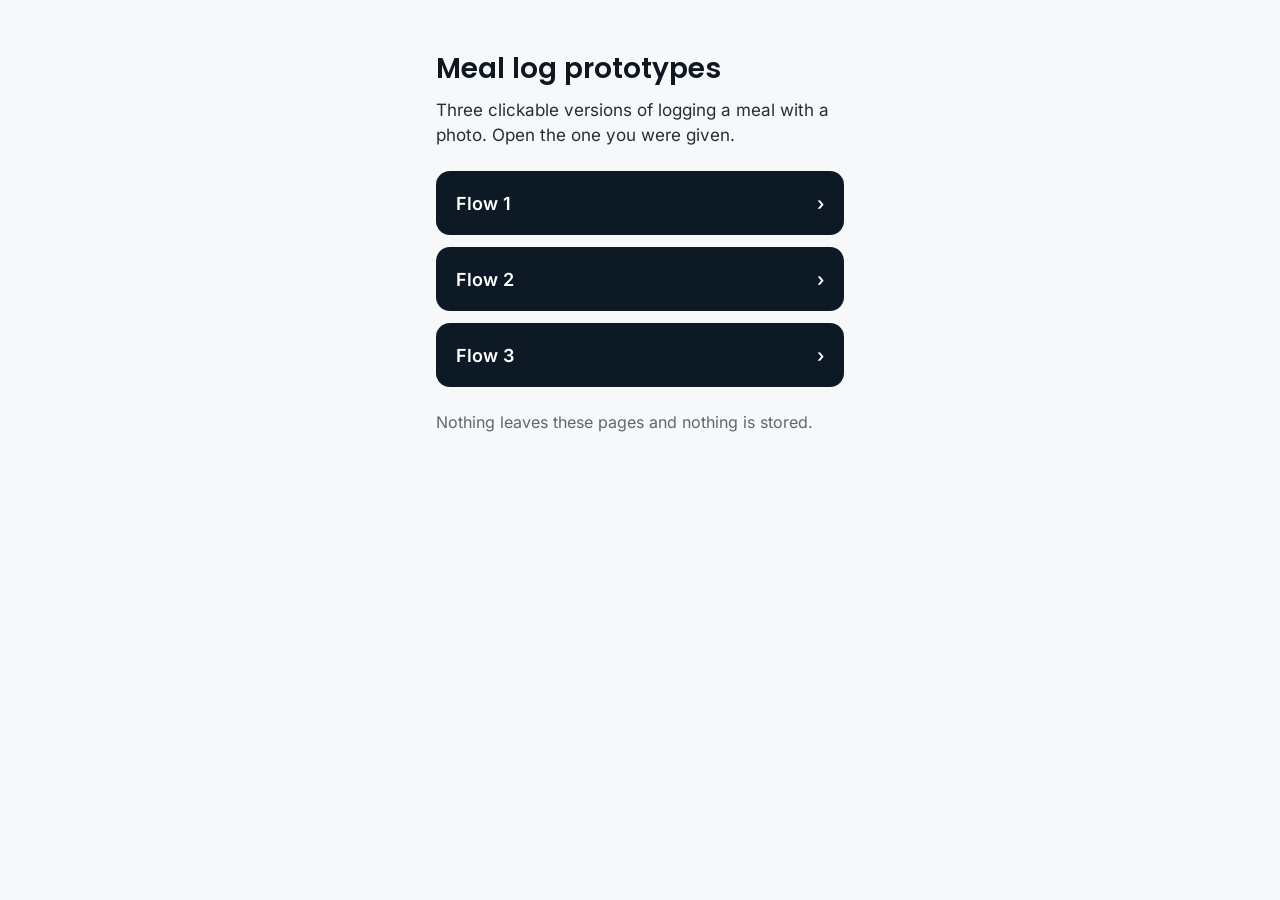
<file: index.html>
<!doctype html>
<html lang="en">
<head>
<meta charset="utf-8">
<meta name="viewport" content="width=device-width, initial-scale=1">
<meta name="theme-color" content="#0D1925">
<title>Meal log prototypes</title>
<meta name="description" content="Clickable prototypes for logging a meal with a photo.">
<link rel="stylesheet" href="shared/fonts.css">
<link rel="stylesheet" href="shared/theme.css">
<style>
/* The site root: a plain list of the three prototypes, without flow names, so it is safe to show to participants. */
body { background: var(--page); }
.wrap { max-width: 440px; margin: 0 auto; padding: 48px 16px; }
h1 { margin: 0 0 8px; font-family: var(--font-head); font-weight: 600; font-size: 28px; color: var(--ink); }
p { margin: 0 0 24px; font-size: 17px; line-height: 1.45; color: var(--text); }
.links { display: grid; gap: 12px; }
.links a { display: flex; align-items: center; justify-content: space-between; min-height: 64px; padding: 0 20px; border-radius: var(--r-btn); background: var(--navy); color: #fff; font-weight: 600; font-size: 18px; text-decoration: none; }
.links a:focus-visible { outline: 3px solid var(--blue); outline-offset: 3px; }
.note { margin-top: 24px; font-size: 16px; color: var(--muted); }
</style>
</head>
<body>
<main class="wrap">
  <h1>Meal log prototypes</h1>
  <p>Three clickable versions of logging a meal with a photo. Open the one you were given.</p>
  <nav class="links" aria-label="Prototypes">
    <a href="flow-1-ask-before-saving/">Flow 1 <span aria-hidden="true">›</span></a>
    <a href="flow-2-show-the-estimate/">Flow 2 <span aria-hidden="true">›</span></a>
    <a href="flow-3-one-meal-card/">Flow 3 <span aria-hidden="true">›</span></a>
  </nav>
  <p class="note">Nothing leaves these pages and nothing is stored.</p>
</main>
</body>
</html>
</file>
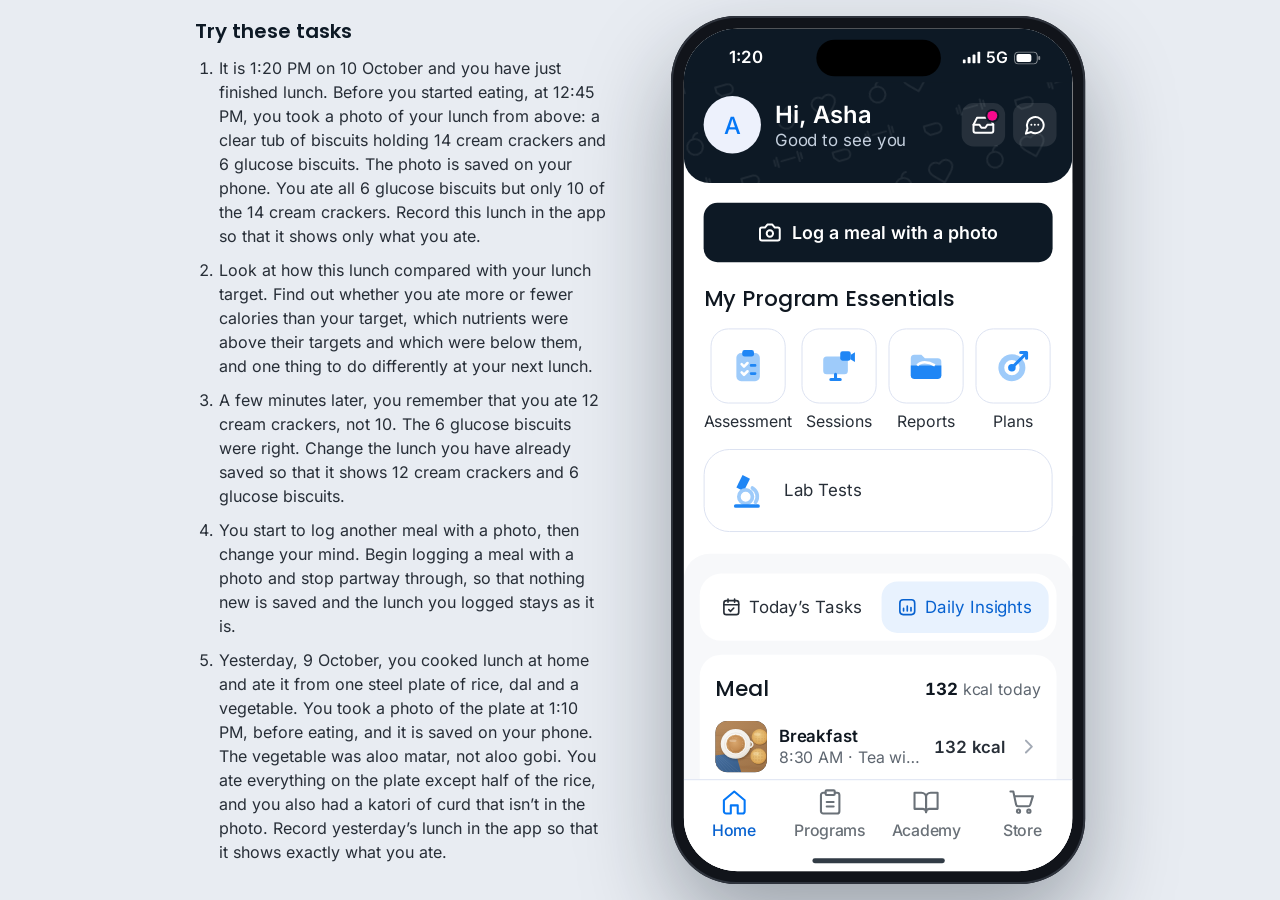
<file: flow-1-ask-before-saving/index.html>
<!doctype html>
<html lang="en">
<head>
<meta charset="utf-8">
<meta name="viewport" content="width=device-width, initial-scale=1, viewport-fit=cover">
<meta name="theme-color" content="#0D1925">
<title>Meal log — Flow 1</title>
<meta name="description" content="Clickable prototype for logging a meal with a photo.">
<link rel="stylesheet" href="../shared/fonts.css">
<link rel="stylesheet" href="../shared/theme.css">
<style>
/* ===== Flow 1: Ask before saving. The photo is a draft; the person confirms amounts. ===== */

/* Home: the one logging button sits under the greeting */
.f1-log { padding: 20px 20px 0; background: var(--card); }
.f1-log .btn { min-height: 60px; font-size: 18px; }
.f1-log .btn .ic { width: 24px; height: 24px; }

/* method sheet: three equally styled tiles with "Best for" hints */
.f1-tiles { display: grid; grid-template-columns: repeat(3, 1fr); gap: 10px; padding-bottom: 6px; }
.f1-tile { display: flex; flex-direction: column; align-items: center; gap: 8px; min-height: 172px; padding: 16px 8px 14px; border-radius: 18px; border: 1.5px solid var(--line); background: var(--card); text-align: center; }
.f1-tile:active { background: var(--blue-50); }
.f1-tile .mi { width: 52px; height: 52px; border-radius: 16px; background: var(--blue-50); color: var(--blue); display: grid; place-items: center; }
.f1-tile .mi .ic { width: 28px; height: 28px; }
.f1-tile b { font-size: 18px; color: var(--ink); }
.f1-tile .bf { font-size: 16px; color: var(--muted); line-height: 1.3; }
.f1-tile .bf em { display: block; font-style: normal; color: var(--ink); font-weight: 600; }

/* camera: a slim row of one good and one bad example above the shutter */
.f1-examples { display: flex; gap: 10px; margin: 0 0 16px; }
.f1-ex { flex: 1; display: flex; align-items: center; gap: 10px; padding: 6px 10px 6px 6px; border-radius: 16px; background: rgba(255, 255, 255, .94); color: var(--ink); font-size: 16px; font-weight: 600; line-height: 1.25; }
.f1-ex .ex-img { width: 48px; height: 48px; border-radius: 11px; }
.f1-ex .ex-mark { width: 20px; height: 20px; right: 2px; bottom: 2px; }
.f1-ex .ex-mark .ic { width: 13px; height: 13px; }

/* analysing */
.f1-step { margin: 0; font-size: 18px; line-height: 1.45; color: var(--text); }
.f1-step b { color: var(--ink); }

/* question card */
.f1-q { padding: 16px 16px 18px; margin-top: 14px; }
.f1-ctx { display: flex; align-items: center; gap: 12px; font-size: 16px; color: var(--muted); }
.f1-ctx .thumb { width: 72px; height: 72px; border-radius: 14px; }
.f1-qtitle { margin: 14px 0 18px; font-family: var(--font-head); font-weight: 600; font-size: 25px; line-height: 1.28; color: var(--ink); }
.f1-qsub { margin: 10px 0 0; text-align: center; font-size: 16px; color: var(--muted); }
.f1-links { display: flex; flex-wrap: wrap; justify-content: space-between; gap: 4px 12px; margin-top: 8px; }
.f1-prog { display: flex; flex-direction: column; align-items: center; gap: 6px; }
.f1-prog .pd { display: flex; gap: 6px; }
.f1-prog .pd i { width: 26px; height: 6px; border-radius: 3px; background: var(--line-2); }
.f1-prog .pd i.f { background: var(--blue); }
.f1-prog span { font-size: 16px; font-weight: 600; color: var(--ink); }

/* saved: a sheet over the meal */
.f1-backdrop { position: absolute; inset: 0; display: flex; flex-direction: column; background: var(--card); }
.f1-sheet { position: absolute; z-index: 61; left: 0; right: 0; bottom: 0; display: flex; flex-direction: column; background: var(--card); border-radius: var(--r-sheet) var(--r-sheet) 0 0; box-shadow: var(--shadow-2); }
.f1-sheet .sheet-head { padding-top: 2px; }
.f1-saved { text-align: center; padding: 0 20px; }
.f1-saved h1 { margin: 12px 0 14px; font-family: var(--font-head); font-weight: 600; font-size: 25px; color: var(--ink); }
.f1-saved .loglist { text-align: left; padding: 2px 14px; border-radius: 16px; background: var(--card-grey); }
.f1-saved .loglist li { border-top-color: #E3E8F2; }
.f1-undo b { font-variant-numeric: tabular-nums; }

/* insights */
.f1-basis { margin: 18px 0 12px; font-family: var(--font-head); font-weight: 600; font-size: 20px; color: var(--ink); }
.f1-kcal { margin-top: 14px; padding: 16px; }
.f1-kcal .big { font-size: 17px; color: var(--text); }
.f1-kcal .big b { font-family: var(--font-head); font-size: 30px; font-weight: 600; color: var(--ink); }
.f1-nutr { margin-top: 12px; padding: 16px; }
.f1-nutr .h3 { margin-bottom: 14px; }
.f1-change { margin: 6px 0 18px; }
.f1-loghead { margin: 18px 0 4px; }
</style>
</head>
<body>
<div class="proto-bar"></div>
<div class="stage">
  <aside class="about" aria-label="Tasks for this prototype"></aside>
  <div class="device-wrap">
    <div class="device">
      <div class="phone" id="phone">
        <div id="sb"></div>
        <div id="screen"></div>
        <div id="overlay"></div>
        <div id="toast" aria-live="polite"></div>
        <div class="homebar"></div>
      </div>
    </div>
  </div>
</div>
<script src="../shared/core.js"></script>
<script src="flow.js"></script>
</body>
</html>
</file>
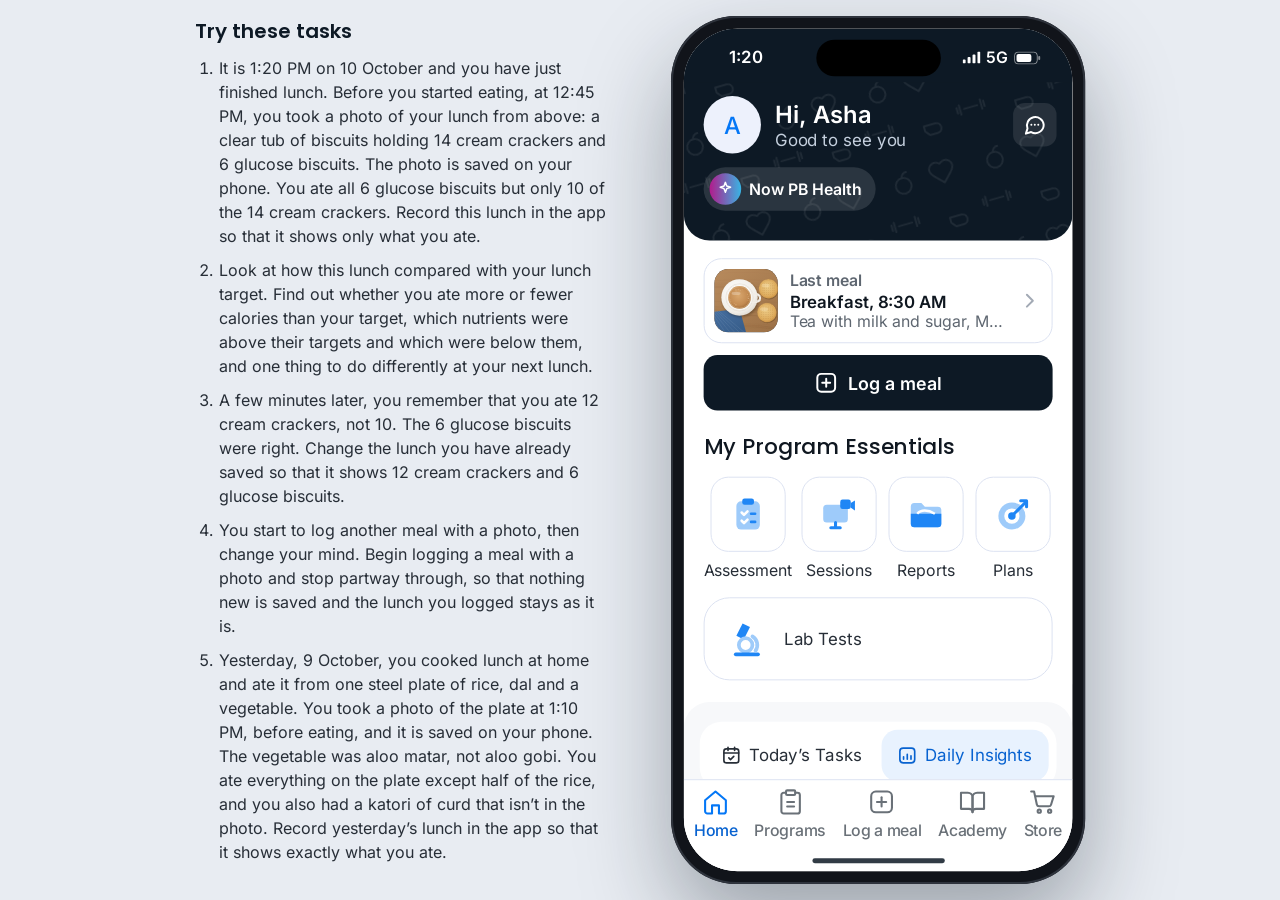
<file: flow-2-show-the-estimate/index.html>
<!doctype html>
<html lang="en">
<head>
<meta charset="utf-8">
<meta name="viewport" content="width=device-width, initial-scale=1, viewport-fit=cover">
<meta name="theme-color" content="#0D1925">
<title>Meal log — Flow 2</title>
<meta name="description" content="Clickable prototype for logging a meal with a photo.">
<link rel="stylesheet" href="../shared/fonts.css">
<link rel="stylesheet" href="../shared/theme.css">
<style>
/* ===== Flow 2: Show the estimate. What the app found, what it assumed, how sure it is. ===== */

/* Home: header badge, last-meal strip, one filled "Log a meal" button */
.f2-badge { position: relative; display: inline-flex; align-items: center; gap: 8px; min-height: 44px; margin-top: 14px; padding: 0 14px 0 6px; border: 0; border-radius: 999px; background: rgba(255, 255, 255, .12); color: #fff; font-size: 16px; font-weight: 600; }
.f2-badge .pb { width: 32px; height: 32px; border-radius: 50%; background: var(--brand-grad); display: grid; place-items: center; }
.f2-badge .pb .ic { width: 18px; height: 18px; color: #fff; }
.f2-top { padding: 18px 20px 0; background: var(--card); }
.f2-last { display: flex; align-items: center; gap: 12px; width: 100%; padding: 10px 10px 10px 10px; margin-bottom: 12px; border: 1px solid var(--line); border-radius: 18px; background: var(--card); text-align: left; color: inherit; }
.f2-last .thumb { width: 64px; height: 64px; border-radius: 14px; }
.f2-last .grow { flex: 1; min-width: 0; }
.f2-last .k { display: block; font-size: 16px; font-weight: 600; color: var(--muted); }
.f2-last .t { display: block; margin-top: 2px; font-size: 17px; font-weight: 600; color: var(--ink); }
.f2-last .s { display: block; font-size: 16px; color: var(--muted); white-space: nowrap; overflow: hidden; text-overflow: ellipsis; }
.f2-last .chev { color: #A3AAB5; }
.f2-logbtn .ic { width: 24px; height: 24px; }
.hcard .f2-logbtn { margin-top: 12px; }

/* method sheet: equal tiles, each with an accuracy note */
.f2-methods { display: grid; gap: 10px; }
.f2-method { display: flex; align-items: center; gap: 14px; width: 100%; min-height: 84px; padding: 12px 14px; border-radius: 18px; border: 1.5px solid var(--line); background: var(--card); text-align: left; }
.f2-method:active { background: var(--blue-50); }
.f2-method .mi { width: 52px; height: 52px; flex: none; border-radius: 16px; background: var(--blue-50); color: var(--blue); display: grid; place-items: center; }
.f2-method .mi .ic { width: 28px; height: 28px; }
.f2-method .ml { flex: 1; min-width: 0; }
.f2-method .ml b { display: block; font-size: 18px; color: var(--ink); }
.f2-method .ml span { display: block; margin-top: 3px; font-size: 16px; line-height: 1.35; color: var(--muted); }
.f2-method .chev { color: #A3AAB5; }

/* outlines over the photo: positions are in the photo's own pixels (596 x 474) */
.ol-layer { position: absolute; inset: 0; pointer-events: none; }
.ol { position: absolute; border: 2.5px dashed rgba(255, 255, 255, .95); border-radius: 18px; box-shadow: 0 0 0 1px rgba(13, 25, 37, .35), inset 0 0 0 1px rgba(13, 25, 37, .25); }
.ol.round { border-radius: 50%; }
.ol .n { position: absolute; left: -12px; top: -12px; width: 30px; height: 30px; border-radius: 50%; background: var(--navy); color: #fff; display: grid; place-items: center; font-size: 16px; font-weight: 700; box-shadow: 0 0 0 2px #fff; }
.ol .lab { position: absolute; left: 50%; top: -38px; transform: translateX(-50%); white-space: nowrap; padding: 4px 10px; border-radius: 999px; background: rgba(13, 25, 37, .86); color: #fff; font-size: 16px; font-weight: 600; }
.ol .lab.below { top: auto; bottom: -40px; }
.ol-lab { position: absolute; transform: translate(-50%, -50%); white-space: nowrap; padding: 4px 12px; border-radius: 999px; background: rgba(13, 25, 37, .86); color: #fff; font-size: 16px; font-weight: 600; box-shadow: 0 2px 8px rgba(0, 0, 0, .25); }
.ol.pop { animation: olPop .35s ease-out; }
@keyframes olPop { from { opacity: 0; transform: scale(.85); } to { opacity: 1; } }
.vf-ol { position: absolute; left: 50%; top: var(--vf-y, 48%); width: 520px; height: 414px; margin: -207px 0 0 -260px; }
.f2-camtools { display: flex; justify-content: center; margin: 0 0 14px; }

/* analysing: stages + foods as they are found */
.f2-stages { list-style: none; margin: 18px 0 14px; padding: 0; display: grid; gap: 12px; }
.f2-stages li { display: flex; align-items: center; gap: 12px; font-size: 17px; color: var(--muted); }
.f2-stages li.now { color: var(--ink); font-weight: 600; }
.f2-stages li.done { color: var(--ink); }
.f2-found { display: grid; gap: 8px; }
.f2-frow { display: flex; align-items: center; gap: 12px; min-height: 56px; padding: 8px 14px; border-radius: 14px; background: var(--card-grey); animation: toastIn .25s ease-out; }
.f2-frow .nb { width: 28px; height: 28px; flex: none; border-radius: 50%; background: var(--navy); color: #fff; display: grid; place-items: center; font-size: 16px; font-weight: 700; }
.f2-frow .grow { flex: 1; font-weight: 600; font-size: 17px; color: var(--ink); }
.f2-frow .am { font-size: 16px; color: var(--muted); }

/* review rows */
.f2-mealbar { display: flex; align-items: center; justify-content: space-between; gap: 10px; margin: 14px 0 10px; }
.f2-row { padding: 14px 14px 12px; margin-bottom: 10px; }
.f2-rtop { display: flex; align-items: flex-start; gap: 10px; }
.f2-rtop .nb { width: 30px; height: 30px; flex: none; margin-top: 1px; border-radius: 50%; background: var(--navy); color: #fff; display: grid; place-items: center; font-size: 16px; font-weight: 700; }
.f2-rtop .grow { flex: 1; min-width: 0; }
.f2-rtop .nm { display: block; font-size: 18px; font-weight: 600; color: var(--ink); line-height: 1.3; }
.f2-rtop .am { display: block; margin-top: 2px; font-size: 16px; color: var(--muted); }
.f2-rctl { display: flex; align-items: center; justify-content: space-between; gap: 10px; margin: 10px 0 0 40px; }
.f2-rctl .kc { font-size: 17px; font-weight: 600; color: var(--text); }
.f2-alts { margin: 10px 0 0 40px; }
.f2-alts .lbl { display: block; margin-bottom: 6px; font-size: 16px; color: var(--muted); }
.f2-add { display: flex; align-items: center; justify-content: center; gap: 8px; width: 100%; min-height: 56px; border-radius: 16px; border: 1.5px dashed var(--line-2); background: transparent; color: var(--pink); font-weight: 600; font-size: 17px; }
.f2-add .ic { width: 20px; height: 20px; }
.f2-total { display: flex; justify-content: space-between; align-items: baseline; margin: 14px 2px 4px; font-size: 17px; color: var(--muted); }
.f2-total b { font-size: 20px; color: var(--ink); }

/* saved sheet */
.f2-saved { text-align: center; }
.f2-saved h1 { margin: 12px 0 16px; font-family: var(--font-head); font-weight: 600; font-size: 25px; color: var(--ink); }
.f2-saved .scorebox { text-align: left; }

/* insights */
.f2-verdict { padding: 16px; }
.f2-vtop { display: flex; align-items: center; justify-content: space-between; gap: 10px; }
.f2-vhead { margin: 10px 0 4px; font-family: var(--font-head); font-weight: 600; font-size: 22px; line-height: 1.3; color: var(--ink); }
.f2-vline { margin: 0 0 4px; font-size: 17px; color: var(--text); }
.f2-nutr { margin-top: 12px; padding: 16px; }
.f2-nutr .h3 { margin-bottom: 14px; }
.f2-assume { margin-top: 12px; padding: 16px; }
.f2-assume .h3 { margin-bottom: 6px; }
.f2-assume li { align-items: flex-start; }
.f2-scorepill { display: inline-flex; align-items: center; gap: 8px; margin-top: 8px; padding: 6px 14px; border-radius: 999px; background: var(--score-bg); font-size: 16px; color: var(--text); }
.f2-scorepill b { font-size: 18px; color: var(--ink); }
/* the centre tab and the Home button share one name, "Log a meal": tabs take their label's width plus an equal share of the rest, so the longer label fits beside "Programs" */
.tabbar .tab { flex: 1 1 auto; padding: 0 2px; }
</style>
</head>
<body>
<div class="proto-bar"></div>
<div class="stage">
  <aside class="about" aria-label="Tasks for this prototype"></aside>
  <div class="device-wrap">
    <div class="device">
      <div class="phone" id="phone">
        <div id="sb"></div>
        <div id="screen"></div>
        <div id="overlay"></div>
        <div id="toast" aria-live="polite"></div>
        <div class="homebar"></div>
      </div>
    </div>
  </div>
</div>
<script src="../shared/core.js"></script>
<script src="flow.js"></script>
</body>
</html>
</file>
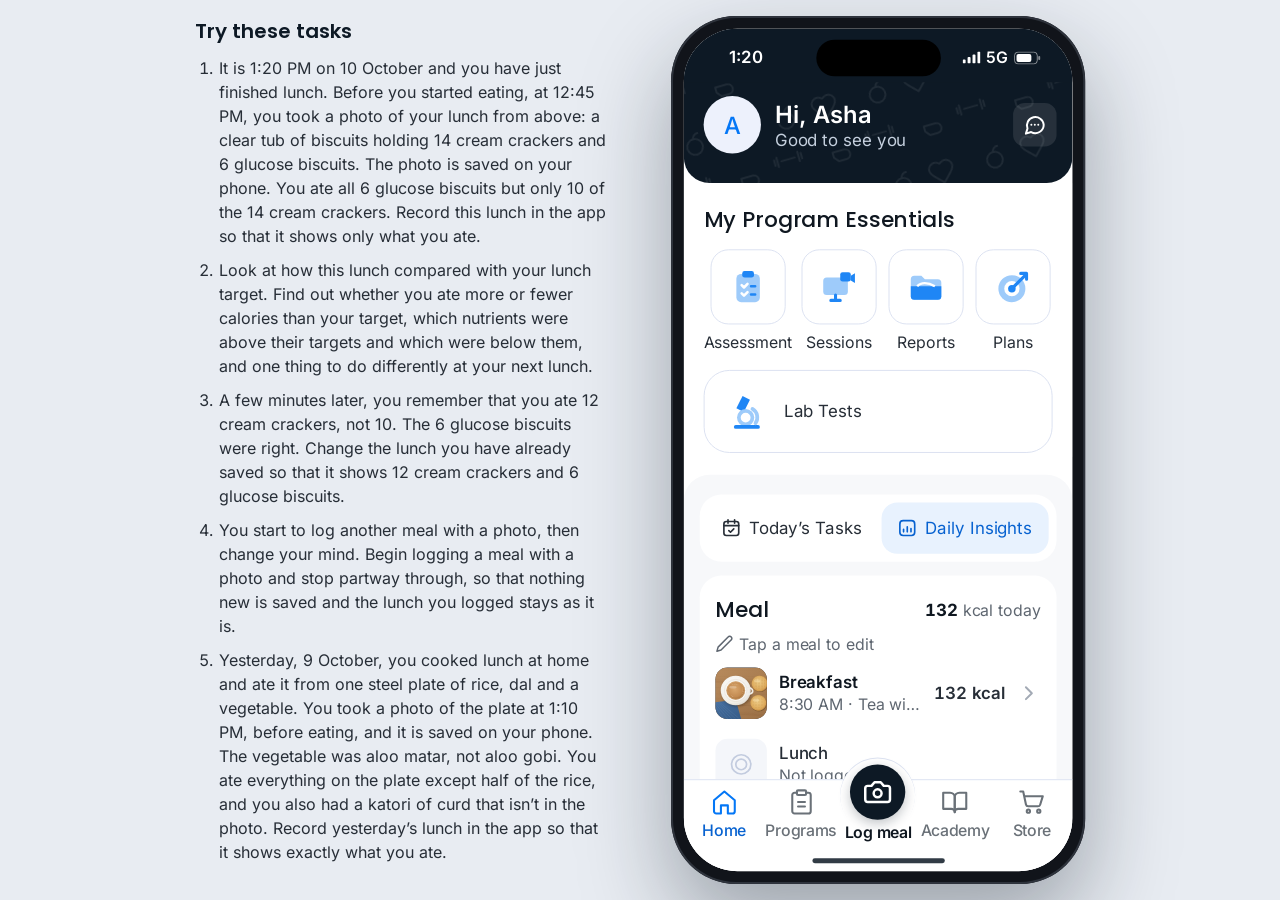
<file: flow-3-one-meal-card/index.html>
<!doctype html>
<html lang="en">
<head>
<meta charset="utf-8">
<meta name="viewport" content="width=device-width, initial-scale=1, viewport-fit=cover">
<meta name="theme-color" content="#0D1925">
<title>Meal log — Flow 3</title>
<meta name="description" content="Clickable prototype for logging a meal with a photo.">
<link rel="stylesheet" href="../shared/fonts.css">
<link rel="stylesheet" href="../shared/theme.css">
<style>
/* ===== Flow 3: One meal card. From the photo on, every step is a state of one card. ===== */

/* Home: rebrand as a dismissible line at the foot */
.f3-rebrand { display: flex; align-items: center; gap: 6px; margin-top: 16px; padding: 6px 4px 6px 16px; border-radius: 16px; background: var(--violet-50); font-size: 16px; line-height: 1.4; color: var(--text); }
.f3-rebrand .grow { flex: 1; }
.f3-rebrand b { color: var(--ink); }
.f3-tapnote { display: flex; align-items: center; gap: 6px; margin: 8px 0 0; font-size: 16px; color: var(--muted); }
.f3-tapnote .ic { width: 18px; height: 18px; }

/* method sheet: Photo chosen, one "Take photo" button, Search and Talk as small links */
.f3-pick { display: flex; align-items: center; gap: 14px; width: 100%; padding: 14px; border-radius: 18px; border: 2px solid var(--blue); background: var(--blue-50); text-align: left; }
.f3-pick .mi { width: 52px; height: 52px; flex: none; border-radius: 16px; background: #fff; color: var(--blue); display: grid; place-items: center; }
.f3-pick .mi .ic { width: 28px; height: 28px; }
.f3-pick .grow { flex: 1; min-width: 0; }
.f3-pick b { display: block; font-size: 19px; color: var(--ink); }
.f3-pick span.h { display: block; margin-top: 3px; font-size: 16px; line-height: 1.35; color: var(--text); }
.f3-pick .ok { width: 28px; height: 28px; flex: none; border-radius: 50%; background: var(--blue); color: #fff; display: grid; place-items: center; }
.f3-pick .ok .ic { width: 16px; height: 16px; stroke-width: 3; }
.f3-coach { position: relative; display: flex; align-items: center; gap: 12px; margin: 14px 0 2px; padding: 12px 8px 12px 16px; border-radius: 16px; background: var(--navy); color: #fff; font-size: 17px; line-height: 1.35; }
.f3-coach::before { content: ''; position: absolute; top: -7px; left: 34px; width: 16px; height: 16px; background: var(--navy); transform: rotate(45deg); border-radius: 3px; }
.f3-coach .grow { flex: 1; }
.f3-coach button { flex: none; min-height: 44px; padding: 0 14px; border-radius: 12px; border: 0; background: rgba(255, 255, 255, .16); color: #fff; font-weight: 700; font-size: 16px; }
.f3-or { display: flex; align-items: center; justify-content: center; gap: 4px; margin-top: 8px; font-size: 16px; color: var(--muted); }
.f3-or .linkbtn { font-size: 16px; padding: 0 8px; }

/* camera */
.f3-camtools { display: flex; justify-content: center; margin: 0 0 14px; }

/* the meal card */
.f3-page { background: var(--page); }
.f3-card { margin: 14px 16px 18px; border-radius: 24px; background: var(--card); border: 1px solid var(--line); overflow: hidden; }
.f3-card > .photo { border-radius: 0; aspect-ratio: 16 / 9; }
.home-grey.f3-foot { padding-bottom: 44px; }
.f3-meta { display: flex; align-items: center; justify-content: space-between; gap: 10px; padding: 14px 16px 10px; }
.f3-meta .when { font-size: 16px; color: var(--muted); }
.f3-row { padding: 14px 16px; border-top: 1px solid var(--line); }
.f3-rtop { display: flex; align-items: center; justify-content: space-between; gap: 10px; }
.f3-rtop.stack { display: block; }
.f3-rtop .nm { font-size: 18px; font-weight: 600; color: var(--ink); line-height: 1.3; }
.f3-rtop .nm small { display: block; font-size: 16px; font-weight: 400; color: var(--muted); }
.f3-rctl { display: flex; align-items: center; justify-content: space-between; gap: 10px; margin-top: 10px; }
.f3-rctl .side { display: flex; flex-direction: column; align-items: flex-end; gap: 4px; text-align: right; font-size: 16px; color: var(--muted); line-height: 1.3; }
.f3-rctl .side b { display: block; font-size: 18px; color: var(--ink); }
.stepper.lg .step-btn { width: 56px; height: 56px; border-radius: 18px; }
.stepper.lg .step-val { min-width: 76px; }
.stepper.lg .step-val b { font-size: 40px; font-family: var(--font-head); font-weight: 600; }
.f3-add { display: flex; align-items: center; gap: 12px; width: 100%; min-height: 60px; padding: 0 16px; border: 0; border-top: 1px solid var(--line); background: transparent; color: var(--pink); font-weight: 600; font-size: 17px; text-align: left; }
.f3-add .ic { width: 22px; height: 22px; }
.skel-row { display: flex; align-items: center; gap: 12px; padding: 16px; border-top: 1px solid var(--line); }
.skel { height: 18px; border-radius: 9px; background: linear-gradient(90deg, #EDF0F5 25%, #E0E5EE 50%, #EDF0F5 75%); background-size: 200% 100%; animation: shimmer 1.3s linear infinite; }
.skel.sq { width: 44px; height: 44px; flex: none; border-radius: 12px; }
@keyframes shimmer { from { background-position: 200% 0; } to { background-position: -200% 0; } }
.f3-finding { display: flex; align-items: center; gap: 10px; padding: 14px 16px 4px; font-size: 17px; font-weight: 600; color: var(--ink); }
.f3-retake { padding: 6px 16px 10px; border-top: 1px solid var(--line); }
.f3-live { margin: 4px 16px 16px; padding: 14px 14px 12px; border-radius: 16px; background: var(--card-grey); }
.f3-live .lh b { display: block; font-size: 18px; color: var(--ink); }
.f3-live .lh span { display: block; margin-top: 2px; font-size: 16px; color: var(--muted); }
.f3-big { margin: 8px 0 0; font-size: 17px; color: var(--text); }
.f3-big b { font-family: var(--font-head); font-size: 28px; font-weight: 600; color: var(--ink); }
.f3-mini { display: grid; grid-template-columns: 1fr 1fr; gap: 10px 12px; margin-top: 14px; }
.f3-mini > div { padding: 8px 10px; border-radius: 12px; background: #fff; }
.f3-mini .ml { display: block; font-size: 16px; color: var(--muted); }
.f3-mini .mv { display: block; margin-top: 2px; font-size: 17px; color: var(--ink); font-variant-numeric: tabular-nums; }
.f3-mini .mv b { font-size: 20px; }
.f3-mini .nstat { margin-top: 2px; }
.flash { animation: flash .7s ease-out; }
@keyframes flash { from { background: var(--blue-100); } to { background: #fff; } }
.f3-sec { padding: 16px; border-top: 1px solid var(--line); }
.f3-sec .h3 { margin-bottom: 12px; }
.f3-target { display: flex; align-items: center; justify-content: space-between; gap: 10px; margin: 0 0 14px; padding: 10px 14px; border-radius: 14px; background: var(--card-grey); font-size: 17px; }
.f3-target b { font-size: 18px; color: var(--ink); }
.f3-edit { margin: 0 16px 6px; }
.f3-advice { margin: 0 0 18px; }
/* "Klik", the app's name for logging by photo, beside "Photo" where the coach mark points */
.f3-coach::before { left: 166px; }  /* the coach mark points at "Klik" */
.f3-klik { display: inline-block; margin-left: 8px; padding: 1px 10px; border-radius: 999px; background: var(--navy); color: #fff; font-size: 16px; font-weight: 700; letter-spacing: .2px; vertical-align: 2px; }
/* "Not this food" under each found food; the tag beside a saved food; the tag beside the insights heading */
.f3-swap { margin-top: 2px; }
.f3-swap .linkbtn { font-size: 16px; }
.f3-rtop .side { display: flex; flex-direction: column; align-items: flex-end; gap: 4px; flex: none; }
.f3-rtop .side b { font-size: 17px; font-weight: 600; color: var(--ink); }
.f3-insh { display: flex; align-items: center; justify-content: space-between; gap: 10px; margin-bottom: 12px; }
.f3-insh .h3 { margin: 0; }
</style>
</head>
<body>
<div class="proto-bar"></div>
<div class="stage">
  <aside class="about" aria-label="Tasks for this prototype"></aside>
  <div class="device-wrap">
    <div class="device">
      <div class="phone" id="phone">
        <div id="sb"></div>
        <div id="screen"></div>
        <div id="overlay"></div>
        <div id="toast" aria-live="polite"></div>
        <div class="homebar"></div>
      </div>
    </div>
  </div>
</div>
<script src="../shared/core.js"></script>
<script src="flow.js"></script>
</body>
</html>
</file>
<file: shared/fonts.css>
/* Inter (400/500/600/700) and Poppins (500/600), embedded as WOFF2 so the pages work offline and from a double-click.
   Both fonts are SIL Open Font License 1.1. Inter is the app's UI font; Poppins its heading font (screen_3, screen_7, screen_9). */
@font-face{font-family:'Inter';font-style:normal;font-weight:400;font-display:swap;src:url([data-uri]) format('woff2');}
@font-face{font-family:'Inter';font-style:normal;font-weight:500;font-display:swap;src:url([data-uri]) format('woff2');}
@font-face{font-family:'Inter';font-style:normal;font-weight:600;font-display:swap;src:url([data-uri]) format('woff2');}
@font-face{font-family:'Inter';font-style:normal;font-weight:700;font-display:swap;src:url([data-uri]) format('woff2');}
@font-face{font-family:'Poppins';font-style:normal;font-weight:500;font-display:swap;src:url([data-uri]) format('woff2');}
@font-face{font-family:'Poppins';font-style:normal;font-weight:600;font-display:swap;src:url([data-uri]) format('woff2');}
</file>
<file: shared/theme.css>
/* =====================================================================
   PB Health meal-log prototypes: shared theme for all three flows.

   One palette, defined once. Every colour was sampled from the nine
   app screenshots (screen_1 to screen_9) and is used only through these
   variables, so the three flows cannot drift apart.
   Rules from the brief that live here:
     - text is at least 16 px, food counts at least 20 px, tap targets
       at least 44 px;
     - over target = amber with an up arrow, under target = blue with a
       down arrow, never red;
     - navy primary buttons, blue accents, white pages, light grey cards.
   ===================================================================== */
:root {
  /* brand */
  --navy: #0D1925;        /* header band, primary buttons: screen_1 header, screen_6 "Track meal", screen_7/8 buttons */
  --navy-2: #22344A;      /* primary button pressed */
  --blue: #0477F6;        /* accent: icons, active tab, progress, selection: screen_1 Home tab, screen_5 progress, screen_6 icons */
  --blue-ink: #0762D0;    /* blue text on white: the accent darkened to pass WCAG AA */
  --blue-50: #E8F2FE;     /* blue tint: screen_1 "Daily Insights" pill, screen_2 water button */
  --blue-100: #D3E7FC;    /* progress track: screen_5 */
  --pink: #DA0A78;        /* text links: screen_6 "Search here", screen_7 "Go back" (darkened to pass AA) */
  --dot: #F80A8C;         /* new-message dot (Flow 1 inbox): screen_8 pink */

  /* text */
  --ink: #0F1720;         /* headings: screen_6 "Lunch", screen_7 "Meal Logged!" */
  --text: #272E37;        /* body: screen_7 sheet text, screen_2 "Track meals to see insights" */
  --muted: #5E6670;       /* secondary: screen_6 date (#6A727B), darkened to pass AA on tints */
  --tab: #6A7178;         /* inactive tab: screen_1 */

  /* surfaces */
  --page: #F7F8FA;        /* Home lower section: screen_1, screen_2 */
  --card: #FFFFFF;
  --card-grey: #F4F6FA;   /* light grey card: screen_6 "Did we miss something" box (#F6F9FC) */
  --line: #DCE2F1;        /* card outlines: screen_1 tiles and Lab Tests, screen_3 tiles */
  --line-2: #C3CCDF;      /* control outlines */
  --track: #E5E7EB;       /* empty bar: screen_9 (#E4E4E4) */
  --grab: #B8C0CA;        /* sheet handle: screen_3, screen_7 */
  --scrim: rgba(13, 25, 37, .45);
  --camera: #10161D;      /* camera background: screen_4 */

  /* nutrient status: over is amber + up arrow, under is blue + down arrow, never red */
  --amber: #FFB200;       /* over-target fill: screen_9 calorie ring */
  --amber-ink: #8A4B00;   /* over-target text */
  --amber-50: #FFF4DC;
  --under: var(--blue);
  --under-ink: var(--blue-ink);
  --under-50: var(--blue-50);
  --within: #5E6E86;      /* within target: neutral slate, neither praise nor warning */

  /* other accents */
  --green: #0CA122;       /* "saved" check badge: screen_7 */
  --green-ink: #157A35;
  --green-50: #E8F6EC;
  --peach: #FFF2E6;       /* advice card: screen_9; fun-fact card: screen_5 */
  --peach-ink: #7A4310;
  --violet-50: #F1E6FD;   /* rebrand tint: screen_1 banner */
  --score-bg: linear-gradient(100deg, #FDEDFD, #DFF5FC);    /* score pill: screen_7, screen_9 */
  --brand-grad: linear-gradient(90deg, #B21B8C, #38B5E4);   /* PB Health gradient: screen_3 Talk tile and "New" badge */
  --duo-1: #9ECBFA;       /* tile icons, light part: screen_1 */
  --duo-2: #1F86F5;       /* tile icons, dark part: screen_1 */
  --doodle: #A9B2AF;      /* vegetable doodles behind the insights header: screen_9 */

  /* shape */
  --r-card: 18px;
  --r-btn: 14px;
  --r-row: 14px;
  --r-sheet: 26px;
  --shadow-1: 0 1px 2px rgba(13, 25, 37, .05), 0 6px 18px rgba(13, 25, 37, .06);
  --shadow-2: 0 18px 40px rgba(13, 25, 37, .22);

  /* type: Inter for UI, Poppins for headings, as in the app */
  --font-ui: 'Inter', -apple-system, BlinkMacSystemFont, 'SF Pro Text', 'Segoe UI', Roboto, 'Noto Sans', sans-serif;
  --font-head: 'Poppins', 'Inter', -apple-system, BlinkMacSystemFont, 'Segoe UI', sans-serif;

  /* iPhone 15: 393 x 852 pt, 54 pt status bar, 34 pt home-indicator area */
  --phone-w: 393px;
  --phone-h: 852px;
  --sb: 54px;
  --hb: 34px;
}

*, *::before, *::after { box-sizing: border-box; }
html, body { height: 100%; }
body {
  margin: 0;
  background: #E8ECF2;
  font-family: var(--font-ui);
  color: var(--ink);
  -webkit-font-smoothing: antialiased;
  -webkit-tap-highlight-color: transparent;
}
button, input, textarea, select { font: inherit; color: inherit; }
button { cursor: pointer; }
img { display: block; max-width: 100%; }
.sr-only { position: absolute; width: 1px; height: 1px; padding: 0; margin: -1px; overflow: hidden; clip: rect(0 0 0 0); white-space: nowrap; border: 0; }
:focus-visible { outline: 3px solid var(--blue); outline-offset: 2px; border-radius: 10px; }

/* ===== Stage: task panel + phone frame (laptop) ===== */
.stage { min-height: 100%; display: flex; align-items: center; justify-content: center; gap: 56px; padding: 16px; }
/* the detailed task list scrolls inside the window, so the phone always stays centred and whole */
.about { width: 420px; max-height: calc(100vh - 32px); overflow-y: auto; padding-right: 8px; color: var(--ink); }
.about h2 { font-family: var(--font-head); font-weight: 600; font-size: 20px; margin: 0 0 10px; color: var(--navy); }
.about ol { margin: 0; padding-left: 22px; font-size: 16px; line-height: 1.5; color: var(--text); }
.about ol li { margin-bottom: 10px; padding-left: 2px; }
.about .note { margin-top: 18px; font-size: 16px; color: var(--muted); line-height: 1.45; }
.device-wrap { position: relative; flex: none; }
.device { position: absolute; left: 0; top: 0; width: calc(var(--phone-w) + 26px); height: calc(var(--phone-h) + 26px); padding: 13px; border-radius: 66px; background: #11141A; box-shadow: 0 0 0 2px #2E333C inset, 0 40px 90px rgba(13, 25, 37, .35); transform-origin: top left; }
.phone { position: relative; width: var(--phone-w); height: var(--phone-h); border-radius: 54px; overflow: hidden; background: var(--card); isolation: isolate; }

/* status bar + home indicator */
.statusbar { position: absolute; z-index: 80; top: 0; left: 0; right: 0; height: var(--sb); display: flex; align-items: center; justify-content: space-between; padding: 4px 32px 0 46px; font-weight: 600; font-size: 17px; pointer-events: none; color: var(--ink); transition: color .2s; }
.statusbar.light { color: #fff; }
.statusbar .island { position: absolute; left: 50%; top: 11px; width: 126px; height: 37px; margin-left: -63px; border-radius: 20px; background: #000; }
.statusbar .sb-right { display: flex; align-items: center; gap: 6px; font-size: 16px; }
.statusbar svg { display: block; }
.homebar { position: absolute; z-index: 80; bottom: 8px; left: 50%; width: 134px; height: 5px; margin-left: -67px; border-radius: 3px; background: var(--navy); opacity: .85; pointer-events: none; }
.homebar.light { background: #fff; }

/* phone-sized screens: the page is the phone, with a slim bar for the tasks */
.proto-bar { display: none; }
@media (max-width: 600px) {
  :root { --sb: calc(env(safe-area-inset-top, 0px) + 8px); --hb: calc(env(safe-area-inset-bottom, 0px) + 8px); }
  body { background: var(--card); }
  .stage { display: block; padding: 0; }
  .about { display: none; }
  .device-wrap { width: 100% !important; height: auto !important; }
  .device { position: static; width: 100%; height: auto; padding: 0; border-radius: 0; background: none; box-shadow: none; transform: none !important; }
  .phone { width: 100%; height: calc(100dvh - 40px); border-radius: 0; }
  .statusbar, .homebar { display: none; }
  .proto-bar { display: flex; align-items: center; gap: 6px; height: 40px; padding: 0 8px 0 12px; background: var(--navy); color: #fff; font-size: 16px; }
  .proto-bar .grow { flex: 1; }
  .proto-bar button { min-height: 32px; padding: 0 12px; border-radius: 8px; border: 1px solid rgba(255, 255, 255, .35); background: transparent; color: #fff; font-size: 16px; }
  .proto-bar.hidden { display: none; }
  .proto-bar.hidden ~ .stage .phone { height: 100dvh; }
}

/* ===== Screens ===== */
#screen { position: absolute; inset: 0; }
.screen { position: absolute; inset: 0; display: flex; flex-direction: column; background: var(--card); font-size: 17px; color: var(--text); }
.screen.grey { background: var(--page); }
.screen.dark { background: var(--camera); color: #fff; }
.screen.enter-fwd { animation: enterFwd .24s ease-out; }
.screen.enter-back { animation: enterBack .24s ease-out; }
@keyframes enterFwd { from { opacity: 0; transform: translateX(26px); } to { opacity: 1; transform: none; } }
@keyframes enterBack { from { opacity: 0; transform: translateX(-26px); } to { opacity: 1; transform: none; } }
.body { flex: 1; overflow-y: auto; overflow-x: hidden; -webkit-overflow-scrolling: touch; overscroll-behavior: contain; scrollbar-width: none; }
.body::-webkit-scrollbar { width: 0; height: 0; }
.pad { padding-left: 20px; padding-right: 20px; }
.footer { flex: none; padding: 12px 20px calc(var(--hb) + 6px); background: var(--card); border-top: 1px solid var(--line); }
.footer .btn + .btn, .footer .btn + .textbtn { margin-top: 6px; }
.footer .textbtn { width: 100%; }
.no-anim *, .no-anim *::before, .no-anim *::after { animation: none !important; transition: none !important; }

/* top bar (white screens): back on the left, title, an action or close on the right */
.topbar { flex: none; display: flex; align-items: center; gap: 4px; min-height: calc(var(--sb) + 56px); padding: var(--sb) 8px 0; background: var(--card); border-bottom: 1px solid var(--line); }
.topbar.plain { border-bottom: 0; }
.topbar .title { flex: 1; min-width: 0; font-size: 20px; font-weight: 600; color: var(--ink); white-space: nowrap; overflow: hidden; text-overflow: ellipsis; }
.topbar .title small { font-size: 16px; font-weight: 400; color: var(--muted); margin-left: 8px; }
.topbar .title.center { text-align: center; }
.iconbtn { flex: none; width: 44px; height: 44px; display: inline-grid; place-items: center; padding: 0; border: 0; border-radius: 12px; background: transparent; color: var(--ink); }
.iconbtn:active { background: var(--blue-50); }
.iconbtn.ghost { visibility: hidden; }
.textbtn { flex: none; min-height: 44px; padding: 0 12px; border: 0; background: transparent; font-weight: 600; font-size: 17px; color: var(--pink); border-radius: 12px; }
.textbtn.blue { color: var(--blue-ink); }
.textbtn.dark { color: var(--ink); }
.textbtn.light { color: #fff; }
.textbtn .ic { width: 20px; height: 20px; vertical-align: -4px; margin-right: 6px; }
.linkbtn { display: inline-flex; align-items: center; gap: 6px; min-height: 44px; padding: 0; border: 0; background: none; color: var(--pink); font-weight: 600; font-size: 17px; text-align: left; }
.linkbtn.blue { color: var(--blue-ink); }
.linkbtn .ic { width: 20px; height: 20px; }

/* buttons: one navy primary per screen */
.btn { display: inline-flex; align-items: center; justify-content: center; gap: 10px; width: 100%; min-height: 56px; padding: 0 20px; border-radius: var(--r-btn); border: 0; background: var(--navy); color: #fff; font-weight: 600; font-size: 18px; letter-spacing: .1px; transition: transform .08s, background .2s; }
.btn:active { transform: scale(.985); background: var(--navy-2); }
.btn[disabled] { background: #C9D0DA; color: #fff; cursor: not-allowed; }
.btn.secondary { background: var(--card); color: var(--navy); border: 1.5px solid var(--navy); }
.btn.secondary:active { background: var(--blue-50); }
.btn.light { background: #fff; color: var(--navy); }
.btn.small { min-height: 48px; font-size: 17px; padding: 0 16px; }
.btn.auto { width: auto; }
.btn .ic { width: 22px; height: 22px; }
.btnrow { display: flex; gap: 10px; }
.btnrow > * { flex: 1; }

.ic { width: 24px; height: 24px; flex: none; }

/* cards and type */
.card { background: var(--card); border: 1px solid var(--line); border-radius: var(--r-card); }
.gcard { background: var(--card-grey); border-radius: var(--r-card); }
.h1 { margin: 0; font-family: var(--font-head); font-weight: 600; font-size: 26px; line-height: 1.25; color: var(--ink); }
.h2 { margin: 0; font-family: var(--font-head); font-weight: 600; font-size: 20px; line-height: 1.3; color: var(--ink); }
.h3 { margin: 0; font-weight: 600; font-size: 18px; color: var(--ink); }
.muted { color: var(--muted); }
.p { margin: 0; font-size: 17px; line-height: 1.45; color: var(--text); }
.small { font-size: 16px; }
.num { font-variant-numeric: tabular-nums; }
.sep { height: 1px; background: var(--line); margin: 14px 0; }
.center { text-align: center; }
.section-label { margin: 0 0 8px; font-size: 16px; font-weight: 600; color: var(--muted); }

/* chips */
.chip { display: inline-flex; align-items: center; gap: 6px; min-height: 44px; padding: 0 16px; border-radius: 999px; border: 1.5px solid var(--line-2); background: var(--card); font-weight: 600; font-size: 16px; color: var(--ink); white-space: nowrap; }
.chip .ic { width: 18px; height: 18px; }
.chip.on { border-color: var(--blue); background: var(--blue-50); color: var(--blue-ink); }
.chip.meal { border-color: var(--line); background: var(--card-grey); }
.chip.meal b { font-weight: 700; }
.chip.meal .chg { color: var(--pink); font-weight: 600; }
.chips { display: flex; flex-wrap: wrap; gap: 8px; }

/* tags: always a word, never colour alone */
.tag { display: inline-flex; align-items: center; gap: 5px; min-height: 28px; padding: 2px 10px 2px 8px; border-radius: 999px; font-size: 16px; font-weight: 600; white-space: nowrap; line-height: 1.2; }
.tag .ic { width: 16px; height: 16px; }
.tag.sure { background: var(--green-50); color: var(--green-ink); }
.tag.check { background: var(--amber-50); color: var(--amber-ink); }
.tag.est { background: var(--blue-50); color: var(--blue-ink); }
.tag.mine { background: #EEF0F4; color: var(--text); }

/* stepper: minus, count, plus */
.stepper { display: flex; align-items: center; gap: 8px; }
.step-btn { width: 52px; height: 52px; flex: none; border-radius: 16px; border: 0; background: var(--blue-50); color: var(--navy); display: grid; place-items: center; padding: 0; }
.step-btn:active { background: var(--blue-100); }
.step-btn[disabled] { opacity: .35; cursor: not-allowed; }
.step-btn .ic { width: 26px; height: 26px; stroke-width: 2.4; }
.step-val { min-width: 64px; text-align: center; line-height: 1.05; }
.step-val b { display: block; font-size: 28px; font-weight: 700; color: var(--ink); font-variant-numeric: tabular-nums; }
.step-val span { display: block; margin-top: 2px; font-size: 16px; color: var(--muted); }
.stepper.sm .step-btn { width: 44px; height: 44px; border-radius: 13px; }
.stepper.sm .step-btn .ic { width: 22px; height: 22px; }
.stepper.sm .step-val { min-width: 40px; }
.stepper.sm .step-val b { font-size: 22px; }
.stepper.xl { gap: 18px; justify-content: center; }
.stepper.xl .step-btn { width: 64px; height: 64px; border-radius: 20px; }
.stepper.xl .step-btn .ic { width: 30px; height: 30px; }
.stepper.xl .step-val { min-width: 112px; }
.stepper.xl .step-val b { font-size: 56px; font-family: var(--font-head); font-weight: 600; }
.bump { animation: bump .32s ease-out; }
@keyframes bump { 0% { transform: scale(1); } 40% { transform: scale(1.12); } 100% { transform: scale(1); } }

/* nutrient bars: fill may run past a marked target line */
.nlist { display: grid; gap: 18px; }
.nrow-top { display: flex; align-items: baseline; justify-content: space-between; gap: 10px; margin-bottom: 8px; }
.nrow-top .nl { font-weight: 600; font-size: 17px; color: var(--ink); }
.nrow-top .nv { font-size: 17px; color: var(--text); font-variant-numeric: tabular-nums; white-space: nowrap; }
.nrow-top .nv b { color: var(--ink); }
.nbar { position: relative; height: 12px; border-radius: 6px; background: var(--track); margin: 4px 0 0; }
.nbar .fill { position: absolute; left: 0; top: 0; bottom: 0; border-radius: 6px; transition: width .25s ease-out; }
.nbar .fill.over { background: var(--amber); }
.nbar .fill.under { background: var(--under); }
.nbar .fill.within { background: var(--within); }
.nbar .range { position: absolute; top: -3px; bottom: -3px; border-radius: 8px; opacity: .32; }
.nbar .range.over { background: var(--amber); }
.nbar .range.under { background: var(--under); }
.nbar .range.within { background: var(--within); }
.nbar .tline { position: absolute; top: -7px; bottom: -7px; width: 3px; margin-left: -1.5px; background: var(--navy); border-radius: 2px; }
.nbar-wrap { position: relative; padding-top: 26px; }
.nbar-wrap .tlabel { position: absolute; top: 0; transform: translateX(-50%); font-size: 16px; font-weight: 600; color: var(--muted); white-space: nowrap; }
.nbar-wrap .tlabel.end { transform: translateX(-100%); }
.nstat { display: inline-flex; align-items: center; gap: 6px; margin-top: 8px; font-weight: 600; font-size: 16px; }
.nstat .ic { width: 14px; height: 14px; }
.nstat.over { color: var(--amber-ink); }
.nstat.under { color: var(--under-ink); }
.nstat.within { color: var(--muted); font-weight: 500; }

/* score out of 10 on a scale */
.scorebox { padding: 16px; border-radius: var(--r-card); background: var(--score-bg); }
.score-top { display: flex; align-items: flex-start; justify-content: space-between; gap: 12px; }
.score-top .lbl { font-weight: 600; font-size: 18px; color: var(--ink); }
.score-top .why { display: block; margin-top: 4px; font-size: 16px; color: var(--text); line-height: 1.4; }
.score-num { flex: none; line-height: 1; text-align: right; color: var(--ink); }
.score-num b { font-family: var(--font-head); font-size: 40px; font-weight: 600; }
.score-num span { font-size: 18px; font-weight: 600; color: var(--muted); }
.segs { display: grid; grid-template-columns: repeat(10, 1fr); gap: 4px; margin: 14px 0 6px; }
.segs i { height: 12px; border-radius: 4px; background: rgba(13, 25, 37, .12); }
.segs i.f { background: var(--navy); }
.scale { display: flex; justify-content: space-between; font-size: 16px; color: var(--muted); }

/* photos */
.photo { position: relative; width: 100%; aspect-ratio: 5 / 4; border-radius: 20px; overflow: hidden; background: #2A2F36; }
.photo > img { position: absolute; inset: 0; width: 100%; height: 100%; object-fit: cover; }
.thumb { position: relative; width: 56px; height: 56px; flex: none; border-radius: 12px; overflow: hidden; background: #2A2F36; }
.thumb > img { position: absolute; inset: 0; width: 100%; height: 100%; object-fit: cover; }

/* bottom sheet + scrim */
#overlay:empty { display: none; }
.scrim { position: absolute; inset: 0; z-index: 60; background: var(--scrim); }
.scrim.anim { animation: fadeIn .18s ease-out; }
.sheet { position: absolute; z-index: 61; left: 0; right: 0; bottom: 0; max-height: 88%; display: flex; flex-direction: column; background: var(--card); border-radius: var(--r-sheet) var(--r-sheet) 0 0; box-shadow: var(--shadow-2); }
.sheet.anim { animation: sheetUp .26s cubic-bezier(.2, .8, .2, 1); }
.sheet .grab { flex: none; width: 48px; height: 5px; margin: 10px auto 2px; border-radius: 3px; background: var(--grab); }
.sheet-head { display: flex; align-items: center; gap: 8px; padding: 6px 10px 2px 20px; }
.sheet-head h2 { flex: 1; margin: 0; font-family: var(--font-head); font-weight: 600; font-size: 21px; color: var(--ink); line-height: 1.3; }
.sheet-body { overflow-y: auto; padding: 6px 20px 12px; }
.sheet-foot { padding: 8px 20px calc(var(--hb) + 8px); }
@keyframes sheetUp { from { transform: translateY(100%); } to { transform: none; } }
@keyframes fadeIn { from { opacity: 0; } to { opacity: 1; } }

/* toasts */
.toast { position: absolute; z-index: 70; left: 14px; right: 14px; bottom: calc(var(--hb) + 88px); display: flex; align-items: center; gap: 10px; min-height: 56px; padding: 8px 8px 8px 16px; border-radius: 14px; background: var(--navy); color: #fff; box-shadow: var(--shadow-2); font-size: 17px; line-height: 1.35; animation: toastIn .2s ease-out; }
.toast .msg { flex: 1; }
.toast .tbtn { flex: none; min-height: 44px; padding: 0 14px; border-radius: 10px; border: 0; background: rgba(255, 255, 255, .16); color: #fff; font-weight: 700; font-size: 17px; }
.toast.top { top: calc(var(--sb) + 6px); bottom: auto; }
.toast.light { background: var(--card); color: var(--ink); border: 1px solid var(--line); }
.toast .tclose { width: 44px; height: 44px; color: inherit; }
.toast .linkbtn { display: inline-flex; min-height: 44px; vertical-align: middle; font-size: 17px; }
@keyframes toastIn { from { opacity: 0; transform: translateY(10px); } to { opacity: 1; transform: none; } }

/* list rows */
.row { display: flex; align-items: center; gap: 12px; width: 100%; min-height: 60px; padding: 10px 14px; border-radius: var(--r-row); border: 1px solid var(--line); background: var(--card); text-align: left; }
.row .grow { flex: 1; min-width: 0; }
.row .t { display: block; font-weight: 600; font-size: 17px; color: var(--ink); }
.row .s { display: block; margin-top: 2px; font-size: 16px; color: var(--muted); }
.row.on { border: 2px solid var(--blue); background: var(--blue-50); padding: 9px 13px; }
.radio { width: 24px; height: 24px; flex: none; border-radius: 50%; border: 2px solid var(--line-2); display: grid; place-items: center; }
.on > .radio { border-color: var(--blue); }
.on > .radio::after { content: ''; width: 12px; height: 12px; border-radius: 50%; background: var(--blue); }
.rows { display: grid; gap: 8px; }
.addpill { display: inline-flex; align-items: center; gap: 4px; min-height: 44px; padding: 0 14px; border-radius: 999px; border: 1.5px solid var(--navy); background: var(--card); font-weight: 600; font-size: 16px; color: var(--navy); }
.addpill .ic { width: 18px; height: 18px; }

/* ===== Home (shared pieces, from screen_1 and screen_2) ===== */
.sbfill { position: absolute; z-index: 5; top: 0; left: 0; right: 0; height: var(--sb); background: var(--navy); pointer-events: none; }
.navyhead { position: relative; flex: none; padding: calc(var(--sb) + 14px) 16px 30px 20px; background: var(--navy); color: #fff; border-radius: 0 0 26px 26px; overflow: hidden; }
.navyhead .pattern { position: absolute; inset: 0; opacity: .08; pointer-events: none; }
.hello { position: relative; display: flex; align-items: center; gap: 14px; }
.avatar { width: 58px; height: 58px; flex: none; border-radius: 50%; background: #EDF1FC; color: var(--blue); display: grid; place-items: center; font-size: 24px; font-weight: 500; }
.hello .who { flex: 1; min-width: 0; }
.hello .who b { display: block; font-size: 24px; font-weight: 600; letter-spacing: .1px; }
.hello .who span { display: block; margin-top: 2px; font-size: 17px; color: #C5D0DE; }
.head-actions { display: flex; align-items: center; gap: 2px; }
.headbtn { position: relative; width: 44px; height: 44px; display: grid; place-items: center; border: 0; border-radius: 12px; background: rgba(255, 255, 255, .1); color: #fff; padding: 0; }
.headbtn + .headbtn { margin-left: 6px; }
.headbtn .ic { width: 24px; height: 24px; }
.headbtn .dot { position: absolute; top: 8px; right: 8px; width: 10px; height: 10px; border-radius: 50%; background: var(--dot); box-shadow: 0 0 0 2px var(--navy); }
.home-sec { padding: 20px 20px 4px; background: var(--card); }
.essentials-h { margin: 0 0 14px; font-family: var(--font-head); font-weight: 500; font-size: 22px; color: var(--ink); }
.tiles { display: grid; grid-template-columns: repeat(4, 1fr); gap: 8px; }
.tile { display: flex; flex-direction: column; align-items: center; gap: 8px; padding: 0; border: 0; background: none; font-size: 16px; color: var(--text); }
.tile .ti { width: 76px; height: 76px; border-radius: 18px; border: 1.5px solid var(--line); background: var(--card); display: grid; place-items: center; }
.tile .ti svg { width: 38px; height: 38px; }
.labcard { display: flex; align-items: center; gap: 16px; width: 100%; min-height: 84px; margin-top: 18px; padding: 0 24px; border-radius: 26px; border: 1.5px solid var(--line); background: var(--card); font-size: 17px; color: var(--text); text-align: left; }
.labcard svg { width: 40px; height: 40px; }
.home-grey { margin-top: 18px; padding: 20px 16px 24px; background: var(--page); border-radius: 26px 26px 0 0; }
.segtabs { display: flex; gap: 6px; padding: 8px; border-radius: 22px; background: var(--card); }
.segtab { flex: 1; display: inline-flex; align-items: center; justify-content: center; gap: 8px; min-height: 52px; border: 0; border-radius: 16px; background: transparent; font-size: 17px; color: var(--text); }
.segtab.on { background: var(--blue-50); color: var(--blue-ink); }
.segtab .ic { width: 20px; height: 20px; }
.hcard { margin-top: 14px; padding: 18px 16px; border-radius: 22px; background: var(--card); }
.hcard-h { display: flex; align-items: center; justify-content: space-between; gap: 10px; }
.hcard-h h3 { margin: 0; font-family: var(--font-head); font-weight: 500; font-size: 22px; color: var(--ink); }
.hcard-h .kc { font-size: 16px; color: var(--muted); }
.hcard-h .kc b { color: var(--ink); font-size: 17px; }
.mealrow { display: flex; align-items: center; gap: 12px; width: 100%; min-height: 64px; padding: 10px 0; border: 0; border-top: 1px solid var(--line); background: none; text-align: left; color: inherit; }
.mealrow:first-of-type { border-top: 0; }
.mealrow .grow { flex: 1; min-width: 0; }
.mealrow .t { display: block; font-weight: 600; font-size: 17px; color: var(--ink); }
.mealrow .s { display: block; margin-top: 2px; font-size: 16px; color: var(--muted); white-space: nowrap; overflow: hidden; text-overflow: ellipsis; }
.mealrow .kc { font-size: 17px; font-weight: 600; color: var(--text); white-space: nowrap; }
.mealrow .thumb { width: 52px; height: 52px; }
.mealrow .ph { width: 52px; height: 52px; flex: none; border-radius: 12px; background: var(--card-grey); display: grid; place-items: center; color: var(--line-2); }
.mealrow .ph .ic { width: 26px; height: 26px; stroke-width: 1.6; }
.mealrow .chev { color: #A3AAB5; }
.mealrow.todo .t { color: var(--text); font-weight: 500; }
.hint-line { margin: 8px 0 0; font-size: 16px; color: var(--muted); }
.trackers { display: grid; grid-template-columns: 1fr 1fr; gap: 12px; margin-top: 14px; }
.tracker { padding: 16px 14px; border-radius: 22px; background: var(--card); display: flex; flex-direction: column; gap: 12px; }
.tracker h3 { margin: 0; font-family: var(--font-head); font-weight: 500; font-size: 20px; color: var(--ink); }
.tracker .tv { display: flex; align-items: center; gap: 10px; font-size: 17px; color: var(--text); }
.tracker .tv b { font-size: 20px; color: var(--ink); }
.tracker .btn { min-height: 48px; font-size: 16px; padding: 0 12px; }

/* tab bar: Home, Programs, [centre], Academy, Store */
.tabbar { position: relative; flex: none; display: flex; padding: 6px 2px calc(var(--hb) - 4px); background: var(--card); border-top: 1px solid var(--line); }
.tab { flex: 1; min-width: 0; display: flex; flex-direction: column; align-items: center; justify-content: center; gap: 4px; min-height: 56px; padding: 0; border: 0; border-radius: 12px; background: transparent; color: var(--tab); font-size: 16px; font-weight: 500; letter-spacing: -.2px; white-space: nowrap; }
.tab.on { color: var(--blue-ink); }
.tab.on .ic { color: var(--blue); }
.tab .ic { width: 28px; height: 28px; stroke-width: 1.8; }
.tab.raised { position: relative; justify-content: flex-end; color: var(--ink); font-weight: 600; }
.tab.raised::before { content: ''; position: absolute; top: -28px; left: 50%; margin-left: -38px; width: 76px; height: 76px; border-radius: 50%; background: var(--card); box-shadow: 0 -1px 0 var(--line); }
.tab.raised .fab { position: absolute; top: -22px; left: 50%; margin-left: -28px; width: 56px; height: 56px; border-radius: 50%; background: var(--navy); color: #fff; display: grid; place-items: center; box-shadow: 0 4px 12px rgba(13, 25, 37, .25); }
.tab.raised > span:last-child { position: relative; }
.tab.raised .fab .ic { width: 30px; height: 30px; color: #fff; stroke-width: 2; }

/* ===== Camera (shared) ===== */
.cam { overflow: hidden; }
.viewfinder { position: absolute; inset: 0; background: var(--camera); }
.viewfinder .vf-bg { position: absolute; inset: -60px; width: calc(100% + 120px); height: calc(100% + 120px); max-width: none; object-fit: cover; filter: blur(18px) brightness(.55) saturate(1.05); transform: scale(1.15); }
.viewfinder .vf-img { position: absolute; left: 50%; top: var(--vf-y, 48%); width: 520px; height: 414px; margin: -207px 0 0 -260px; max-width: none; object-fit: cover; -webkit-mask-image: radial-gradient(ellipse 50% 50% at 50% 50%, #000 70%, transparent 100%); mask-image: radial-gradient(ellipse 50% 50% at 50% 50%, #000 70%, transparent 100%); }
.vf-mask { position: absolute; inset: 0; background: radial-gradient(circle at 50% var(--vf-y, 48%), transparent 0 158px, rgba(8, 12, 18, .62) 160px); }
.vf-circle { position: absolute; left: 50%; top: var(--vf-y, 48%); width: 320px; height: 320px; margin: -160px 0 0 -160px; border-radius: 50%; border: 2px dashed rgba(255, 255, 255, .85); }
.vf-corners i { position: absolute; width: 46px; height: 46px; border: 3px solid rgba(255, 255, 255, .92); }
.vf-corners i:nth-child(1) { left: 22px; top: calc(var(--vf-y, 48%) - 180px); border-right: 0; border-bottom: 0; border-radius: 8px 0 0 0; }
.vf-corners i:nth-child(2) { right: 22px; top: calc(var(--vf-y, 48%) - 180px); border-left: 0; border-bottom: 0; border-radius: 0 8px 0 0; }
.vf-corners i:nth-child(3) { left: 22px; top: calc(var(--vf-y, 48%) + 134px); border-right: 0; border-top: 0; border-radius: 0 0 0 8px; }
.vf-corners i:nth-child(4) { right: 22px; top: calc(var(--vf-y, 48%) + 134px); border-left: 0; border-top: 0; border-radius: 0 0 8px 0; }
.camtop { position: relative; z-index: 3; display: flex; align-items: center; gap: 4px; min-height: calc(var(--sb) + 52px); padding: var(--sb) 8px 0; }
.camtop .camtitle { flex: 1; text-align: center; font-weight: 600; font-size: 20px; color: #fff; }
.camtop .iconbtn { color: #fff; }
.camtop .iconbtn:active { background: rgba(255, 255, 255, .14); }
.caption { position: relative; z-index: 3; margin: 6px 20px 0; padding: 12px 16px; border-radius: 16px; background: rgba(8, 12, 18, .66); color: #fff; font-size: 17px; line-height: 1.4; text-align: center; }
.caption b { font-weight: 700; }
.camfoot { position: absolute; z-index: 3; left: 0; right: 0; bottom: 0; padding: 0 20px calc(var(--hb) + 10px); background: linear-gradient(transparent, rgba(8, 12, 18, .82) 34%); }
.camctl { display: flex; align-items: center; justify-content: space-between; }
.galbtn { width: 92px; display: flex; flex-direction: column; align-items: center; gap: 6px; padding: 0; border: 0; background: none; color: #fff; font-size: 16px; font-weight: 600; text-align: center; line-height: 1.2; }
.galbtn.ghost { visibility: hidden; }
.gthumb { position: relative; width: 52px; height: 52px; border-radius: 14px; overflow: hidden; border: 2px solid #fff; }
.gthumb img { position: absolute; inset: 0; width: 100%; height: 100%; object-fit: cover; }
.shutter { width: 84px; height: 84px; flex: none; padding: 0; border-radius: 50%; border: 4px solid #fff; background: transparent; display: grid; place-items: center; }
.shutter i { width: 66px; height: 66px; border-radius: 50%; background: #fff; transition: transform .1s; }
.shutter:active i { transform: scale(.92); }
.camchip { display: inline-flex; align-items: center; gap: 8px; min-height: 44px; padding: 0 16px; border-radius: 999px; border: 1.5px solid rgba(255, 255, 255, .55); background: rgba(8, 12, 18, .5); color: #fff; font-size: 16px; font-weight: 600; }
.camchip .ic { width: 20px; height: 20px; }

/* photo examples: one good, one bad (the same in every flow) */
.ex { display: flex; align-items: center; gap: 12px; }
.ex-img { position: relative; width: 72px; height: 72px; flex: none; border-radius: 14px; overflow: hidden; background: #2A2F36; }
.ex-img img { position: absolute; inset: 0; width: 100%; height: 100%; object-fit: cover; }
.ex-img.blur img { filter: blur(2.6px) brightness(.5); transform: scale(1.1); }
.ex-img.crowd img { object-position: center; }
.ex-mark { position: absolute; right: 4px; bottom: 4px; width: 24px; height: 24px; border-radius: 50%; display: grid; place-items: center; box-shadow: 0 0 0 2px #fff; }
.ex-mark .ic { width: 15px; height: 15px; stroke-width: 3; color: #fff; }
.ex-mark.good { background: var(--green); }
.ex-mark.bad { background: var(--navy); }
.ex-text b { display: block; font-size: 17px; color: var(--ink); }
.ex-text span { display: block; margin-top: 2px; font-size: 16px; color: var(--muted); line-height: 1.35; }
.gallery { display: grid; grid-template-columns: repeat(3, 1fr); gap: 10px; }
.gitem { display: flex; flex-direction: column; gap: 6px; padding: 0; border: 0; background: none; font-weight: 600; font-size: 16px; color: var(--ink); text-align: left; }
.gitem .gimg { position: relative; width: 100%; aspect-ratio: 1; border-radius: 14px; overflow: hidden; background: #2A2F36; }
.gitem .gimg img { position: absolute; inset: 0; width: 100%; height: 100%; object-fit: cover; }
.gitem.off { opacity: .45; }

/* analysing */
.scanph { position: relative; }
.scanline { position: absolute; left: 0; right: 0; height: 80px; top: -80px; background: linear-gradient(transparent, rgba(4, 119, 246, .35), transparent); animation: scan 1.8s ease-in-out infinite; }
@keyframes scan { to { top: 100%; } }
.spinner { width: 24px; height: 24px; flex: none; border-radius: 50%; border: 3px solid var(--blue-100); border-top-color: var(--blue); animation: spin .8s linear infinite; }
.pend { width: 24px; height: 24px; flex: none; border-radius: 50%; border: 2px solid var(--line-2); }
@keyframes spin { to { transform: rotate(360deg); } }
.okdot { width: 24px; height: 24px; flex: none; border-radius: 50%; background: var(--green); color: #fff; display: grid; place-items: center; }
.okdot .ic { width: 15px; height: 15px; stroke-width: 3.2; }
.pbar { display: grid; grid-template-columns: repeat(3, 1fr); gap: 6px; }
.pbar i { height: 6px; border-radius: 3px; background: var(--blue-100); overflow: hidden; position: relative; }
.pbar i.f { background: var(--blue); }
.pbar i.now::after { content: ''; position: absolute; inset: 0; width: var(--p, 0%); background: var(--blue); border-radius: 3px; transition: width .25s linear; }

/* saved badge (screen_7's green seal) */
.seal { width: 72px; height: 72px; margin: 0 auto; }
.seal svg { width: 100%; height: 100%; }

/* insights header: light veg-doodle band, as on screen_9 */
.inshead { position: relative; flex: none; padding: var(--sb) 8px 0; min-height: calc(var(--sb) + 60px); background: #F3F5F4; overflow: hidden; }
.inshead .vpat { position: absolute; inset: 0; opacity: .5; pointer-events: none; }
.inshead .bar { position: relative; display: flex; align-items: center; gap: 4px; min-height: 56px; }
.inshead .bar .title { flex: 1; font-size: 20px; font-weight: 600; color: var(--ink); }
.meal-id { display: flex; align-items: center; gap: 16px; padding: 16px 20px 6px; }
.meal-id .thumb { width: 92px; height: 92px; border-radius: 18px; }
.meal-id > div > b { display: block; font-family: var(--font-head); font-weight: 600; font-size: 24px; color: var(--ink); }
.meal-id > div > span { display: block; margin-top: 2px; font-size: 16px; color: var(--muted); }
.advice { display: flex; gap: 12px; padding: 16px; border-radius: var(--r-card); background: linear-gradient(180deg, var(--peach), #FFF9F3); }
.advice .ai { width: 44px; height: 44px; flex: none; border-radius: 50%; background: #fff; color: var(--blue); display: grid; place-items: center; }
.advice b { display: block; font-size: 18px; color: var(--ink); }
.advice p { margin: 4px 0 0; font-size: 17px; line-height: 1.45; color: var(--text); }
.loglist { list-style: none; margin: 0; padding: 0; }
.loglist li { display: flex; align-items: center; justify-content: space-between; gap: 12px; padding: 12px 0; border-top: 1px solid var(--line); font-size: 17px; }
.loglist li:first-child { border-top: 0; }
.loglist .nm { min-width: 0; }
.loglist .nm b { display: block; font-weight: 600; color: var(--ink); }
.loglist .nm span { display: block; margin-top: 2px; color: var(--muted); font-size: 16px; }
.loglist .kc { flex: none; font-weight: 600; color: var(--text); }

/* narrow phones (360 px class) */
@media (max-width: 380px) {
  .pad, .home-sec { padding-left: 16px; padding-right: 16px; }
  .tile .ti { width: 68px; height: 68px; }
  .stepper.xl .step-val { min-width: 92px; }
  .tab { font-size: 16px; letter-spacing: -.4px; }
}

@media (prefers-reduced-motion: reduce) {
  *, *::before, *::after { animation-duration: .001ms !important; animation-iteration-count: 1 !important; transition-duration: .001ms !important; scroll-behavior: auto !important; }
}
</file>
